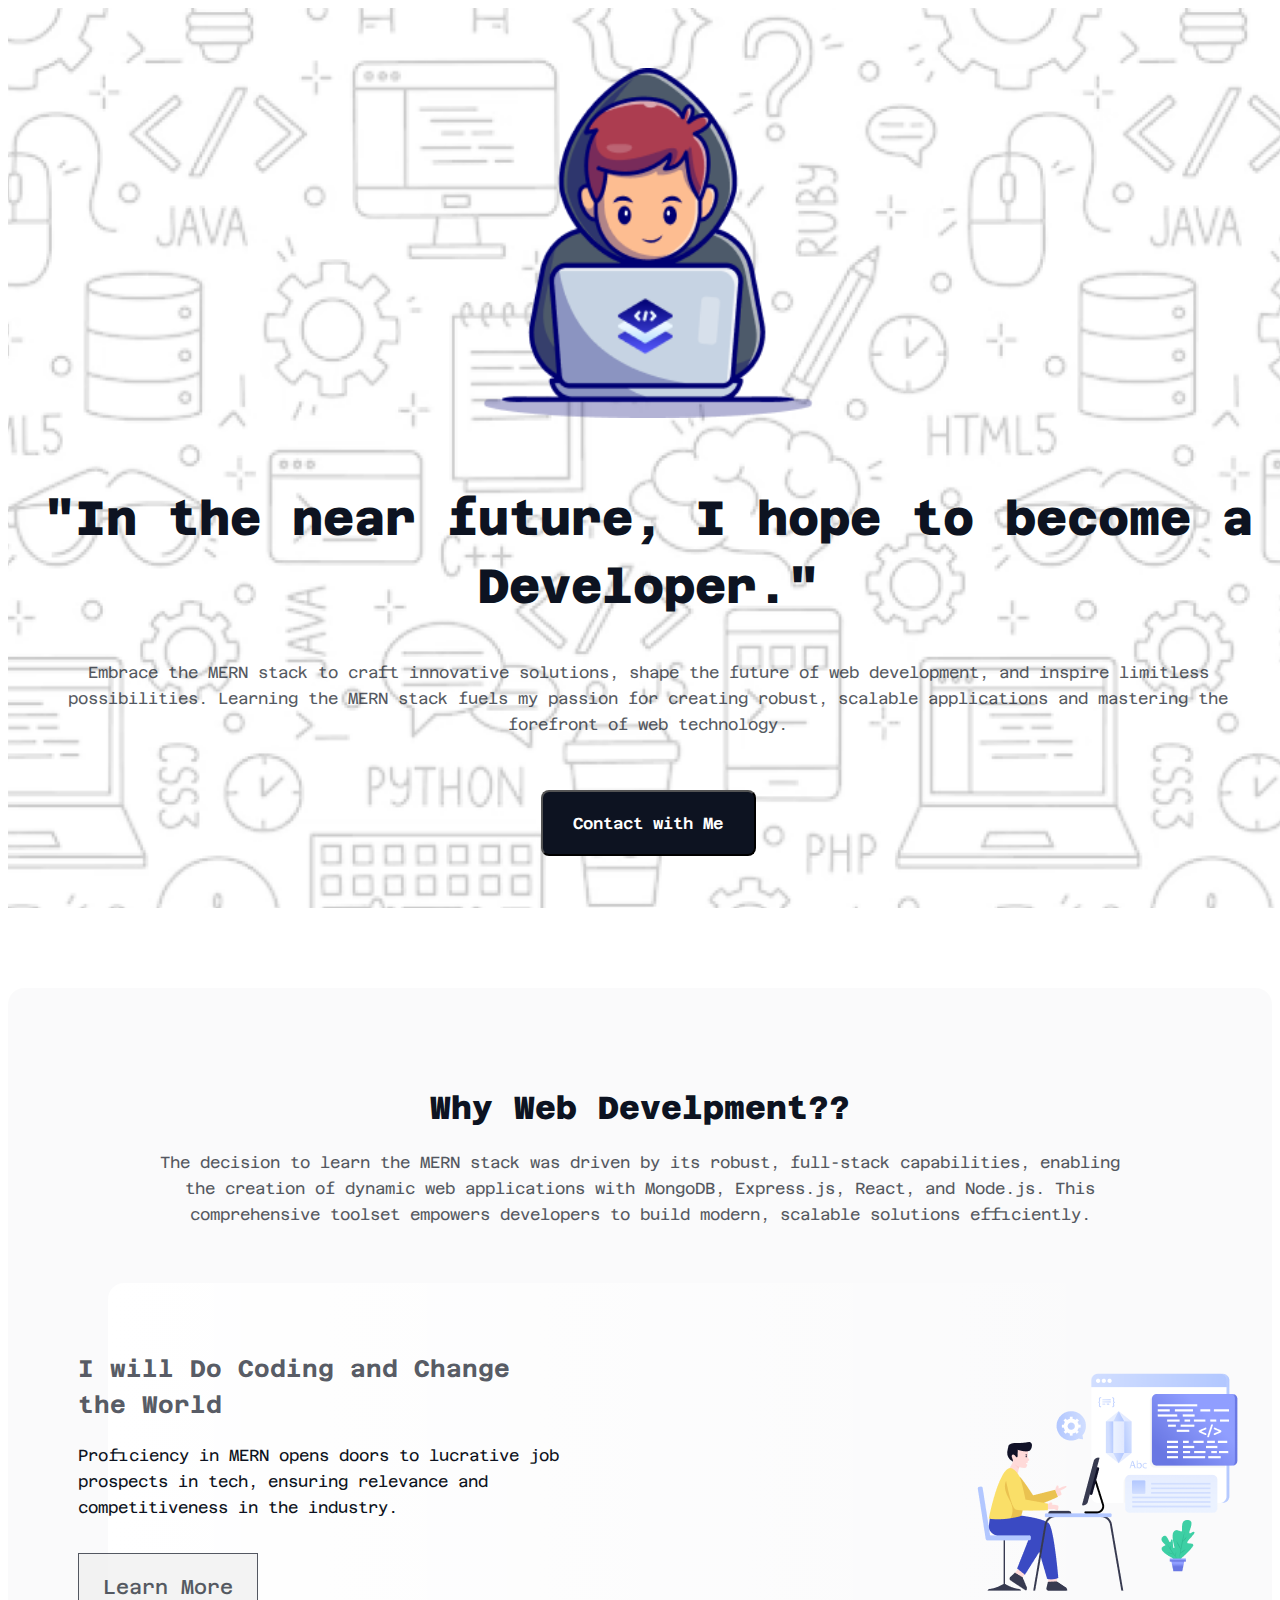
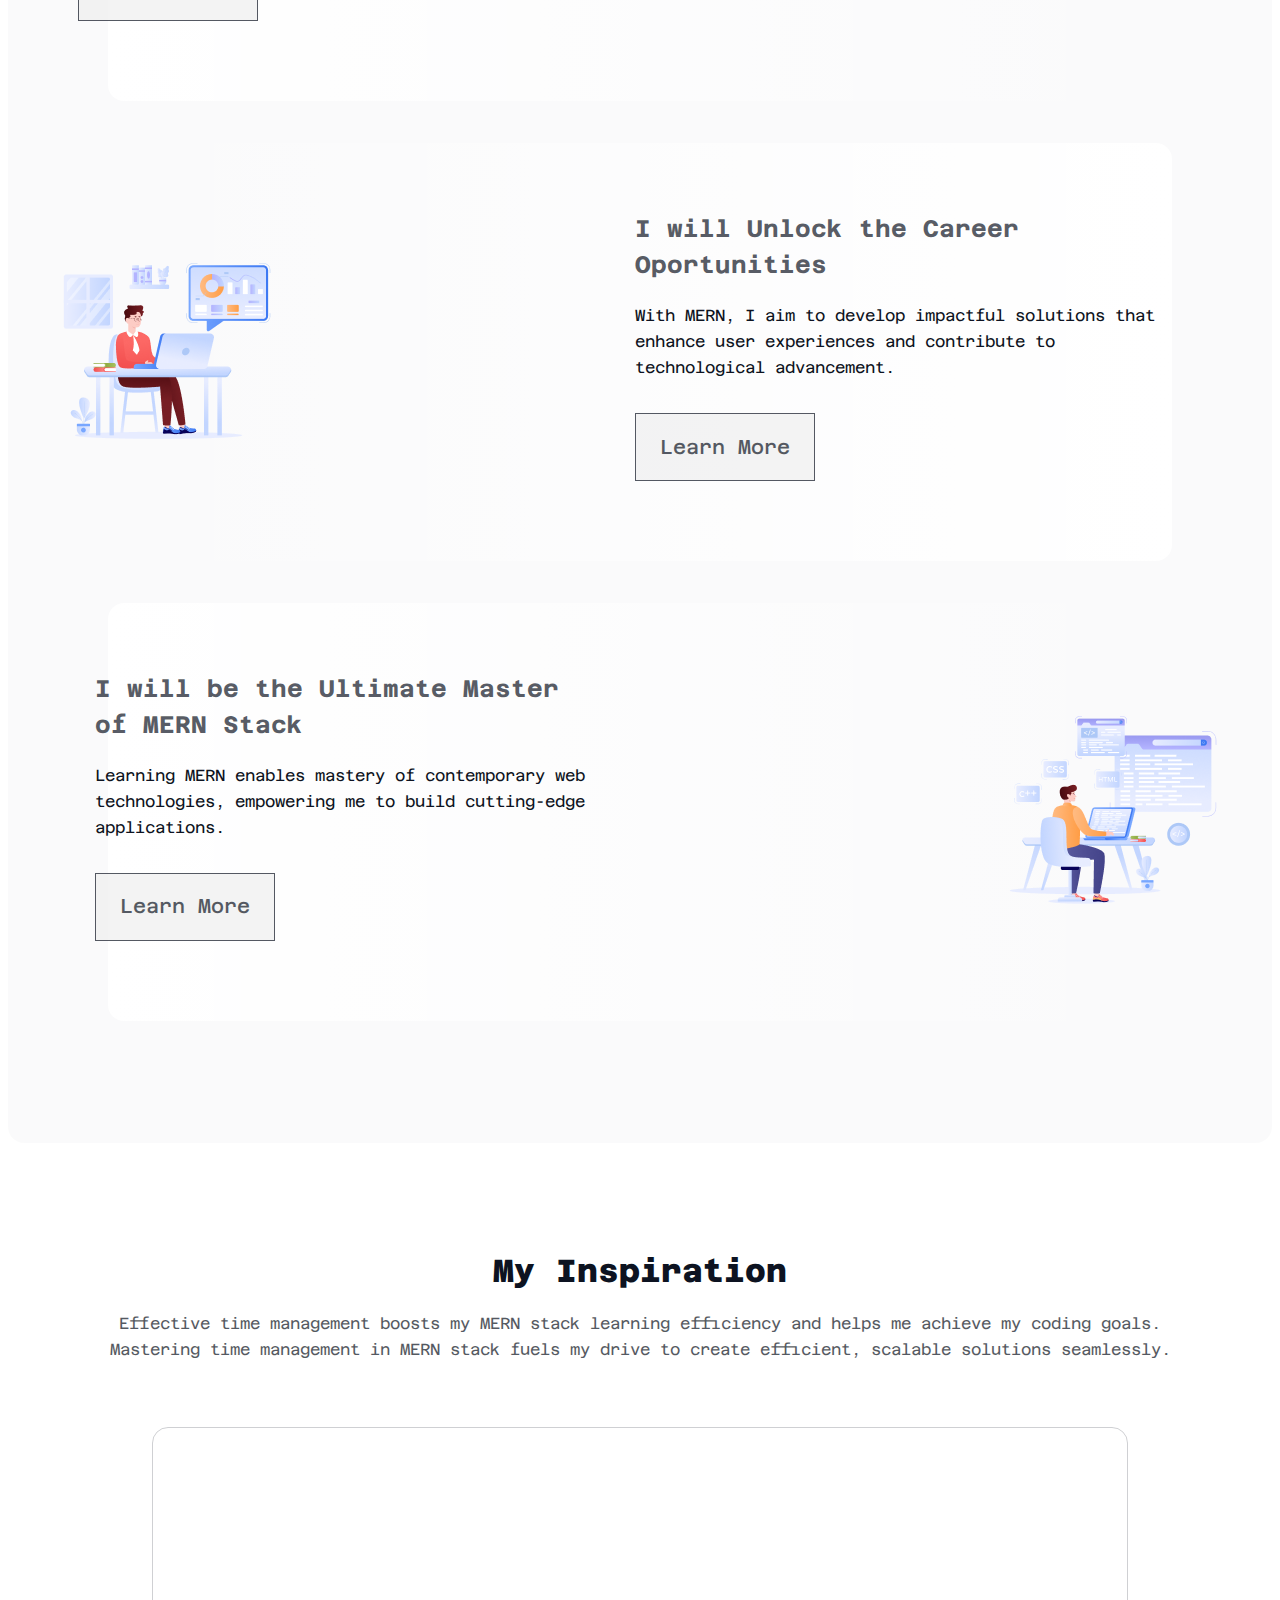
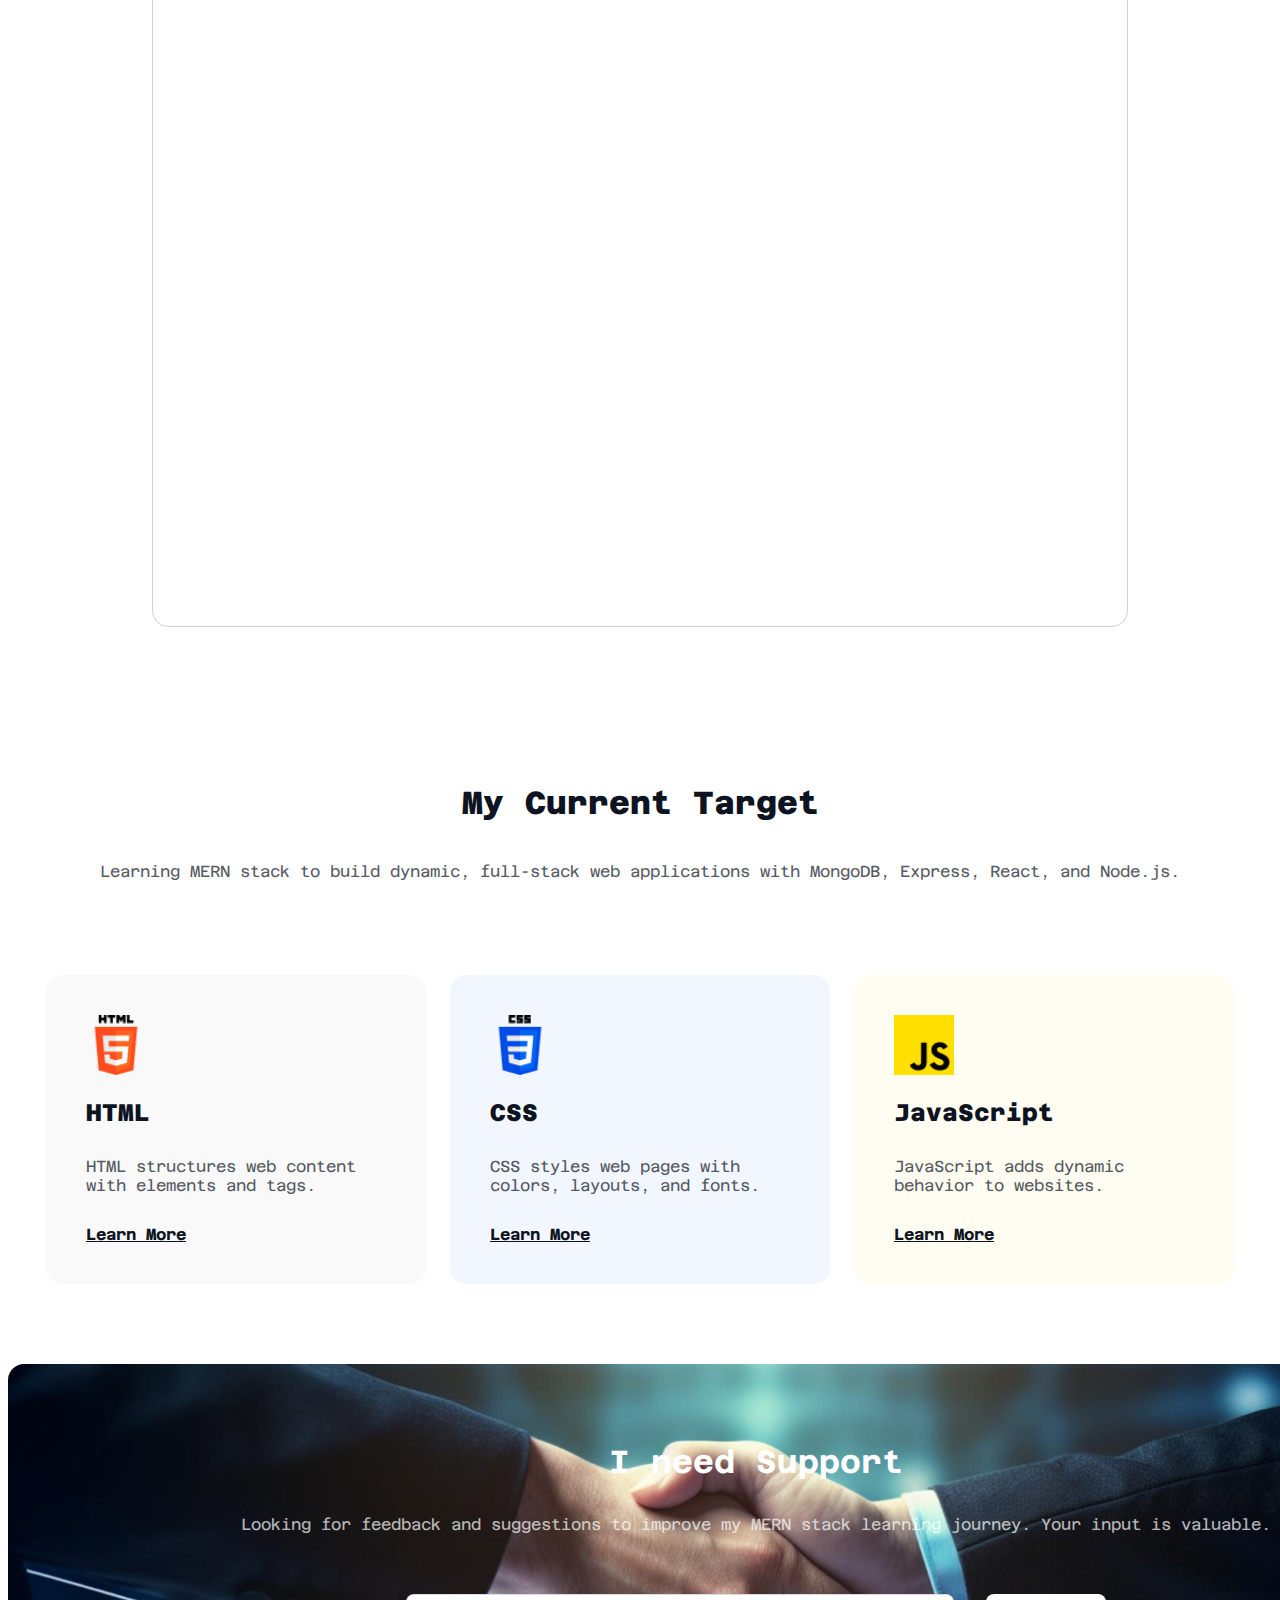
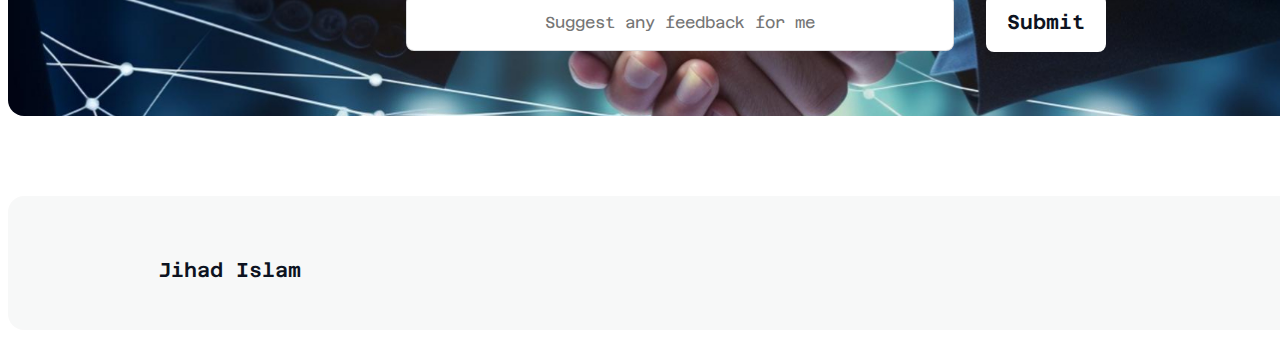
<file: index.html>
<!DOCTYPE html>
<html lang="en">
  <head>
    <meta charset="UTF-8" />
    <meta name="viewport" content="width=device-width, initial-scale=1.0" />
    <title>Assignment</title>
    <link rel="stylesheet" href="styles/index.css" />
  </head>
  <body>
    <header>
      <section class="hero">
        <div class="group">
          <img id="img1" src="assets/Group.png" alt="" />
        </div>

        <div class="first">
          <h1 class="future">
            "In the near future, I hope to become a Developer."
          </h1>
          <p class="lorem1">
            Embrace the MERN stack to craft innovative solutions, shape the future of web development, and inspire limitless possibilities. Learning the MERN stack fuels my passion for creating robust, scalable applications and mastering the forefront of web technology.
          </p>
        </div>
        <div class="contact">

          <a href="#footer" class="btnmain">

            <button class="btn">Contact with Me</button>
          </a>

        </div>
      </section>
    </header>

    <main>
      <section class="second-page secondary-bg extra">
        <div class="one">
          <h1 class="why">Why Web Develpment??<h1/>
          <p class="lorem2">
            The decision to learn the MERN stack was driven by its robust, full-stack capabilities, enabling the creation of dynamic web applications with MongoDB, Express.js, React, and Node.js. This comprehensive toolset empowers developers to build modern, scalable solutions efficiently.
          </p>
        </div>

        <div id="first-card">
          <div class="card1">
            <div class="description">
              <h2 class="card-head">I will Do Coding and Change the World</h2>
              <p class="card-description">
                Proficiency in MERN opens doors to lucrative job prospects in tech, ensuring relevance and competitiveness in the industry.
              </p>
              <a href="https://www.w3schools.com/html" class="btnmain">
                <button class="btn2">Learn More</button>

              </a>
            </div>

            <div class="chobi"><img src="assets/Layer_1.png" alt="" /></div>
          </div>

          <div id="second-card">
            <div class="card2">

              <div class="chobi"><img src="assets/Group 3.png" alt="" /></div>

              <div class="description">
                <h2 class="card-head">I will Unlock the Career Oportunities</h2>
                <p class="card-description">
                  With MERN, I aim to develop impactful solutions that enhance user experiences and contribute to technological advancement.
                </p>
                <a href="https://www.w3schools.com/html" class="btnmain">
                  <button class="btn2">Learn More</button>
  
                </a>
              </div>
  
              
            </div>

          <div id="third-card">
          <div class="card1">
            <div class="description">
              <h2 class="card-head">I will be the Ultimate Master of MERN Stack</h2>
              <p class="card-description">
                Learning MERN enables mastery of contemporary web technologies, empowering me to build cutting-edge applications.
              </p>
              <a href="https://www.w3schools.com/html" class="btnmain">
                <button class="btn2">Learn More</button>

              </a>
            </div>

            <div class="chobi"><img src="assets/Group 4.png" alt="" /></div>
          </div>
        </div>
      </section>

      <section class="inspiration">
        <div>
          <h1 class="inspiration-head">My Inspiration</h1>
          <p class="inspiration-description">Effective time management boosts my MERN stack learning efficiency and helps me achieve my coding goals. Mastering time management in MERN stack fuels my drive to create efficient, scalable solutions seamlessly.</p>
        </div>

        <div  class="video">          
          <iframe 
          width="1500" height="700" src="https://www.youtube.com/embed/w-nCqpKpQjg?si=Xsr78OotRb49vziZ" title="YouTube video player" frameborder="0" allow="accelerometer; autoplay; clipboard-write; encrypted-media; gyroscope; picture-in-picture; web-share" referrerpolicy="strict-origin-when-cross-origin" allowfullscreen></iframe>
        </div>
      </section>
    

      <section>
        
        <div class="inspiration">
          <h1 class="inspiration-head">My Current Target</h1>
          <p class="inspiration-description">Learning MERN stack to build dynamic, full-stack web applications with MongoDB, Express, React, and Node.js.</p>
        </div>
      
        <div class="cards">
          <div class="one-card">
            <img src="assets/html.png" alt="">
          <h3 class="cards-head">HTML</h3>
          <p class="cards-des">HTML structures web content with elements and tags.</p>
          
          <nav>

            <a href="https://www.w3schools.com/html/">Learn More</a>

          </nav>
        </div>
         
        <div class="one-card bg2">
          <img src="assets/css.png" alt="">
        <h3 class="cards-head">CSS</h3>
        <p class="cards-des">CSS styles web pages with colors, layouts, and fonts.</p>
        
        <nav>

          <a href="https://www.w3schools.com/w3css/defaulT.asp">Learn More</a>

        </nav>
      </div>
        
      <div class="one-card bg3">
        <img src="assets/js.png" alt="">
      <h3 class="cards-head">JavaScript</h3>
      <p class="cards-des">JavaScript adds dynamic behavior to websites.</p>
      
      <nav>

        <a href="https://www.w3schools.com/js/">Learn More</a>

      </nav>
    </div>
        </div>
      
      </section>

      <section class="footbg">

        <div class="footdiv">

          <h1 class="footh">I need Support</h1>
          <p class="footp">Looking for feedback and suggestions to improve my MERN stack learning journey. Your input is valuable.</p>
        
        </div>
        
        <div class="foot-main">
          <input class="foot-text" type="text" placeholder="Suggest any feedback for me">
          <button class="foot-btn">Submit</button>
        </div>

      </section>
    
    </main>

    <footer class="footerbg" id="footer">
      
      <div class="jihad">
        <p>Jihad Islam</p>
      </div>

      <div class="social-icons">
        <a href="https://www.facebook.com" >
            <img src="assets/facebook.png" alt="">
        </a>
        
        <a href="https://www.github.com" >
            <img src="assets/github.png" alt="">
        </a>
        
        <a href="https://www.linkedin.com" >
            <img src="assets/linkedin-icon 1.png" alt="">
        </a>
    </div>
    

    </footer>
  </body>
</html>
</file>
<file: styles/index.css>
@import url("https://fonts.googleapis.com/css2?family=Azeret+Mono:ital,wght@0,100..900;1,100..900&display=swap");

.hero {
  width: 100vw;
  height: 100vh;

  background-image: url(../assets/Hero-bg.png);
  background-size: cover;
  background-position: center;
}

.group {
  display: flex;
  justify-content: center;
}

#img1 {
  margin-top: 60px;
  margin-bottom: 42px;
}

.group img {
  width: 330px;
  height: 350px;
}

.first {
  display: flex;
  flex-direction: column;
  justify-content: center;
  align-items: center;
}

.future {
  color: rgb(13, 19, 33);
  font-family: Azeret Mono;
  font-size: 48px;
  font-weight: 800;
  line-height: 68px;
  letter-spacing: 0%;
  text-align: center;

  margin: 24px 0px;

  position: static;
  width: 1280px;
  height: 136px;
}

.lorem1 {
  color: rgb(13, 19, 33);
  font-family: Azeret Mono;
  font-size: 16px;
  font-weight: 400;
  line-height: 26px;
  letter-spacing: 0%;
  text-align: center;

  opacity: 0.7;

  position: static;
  width: 1200px;
  height: 52px;
}

.btn {
  position: static;
  width: 215px;
  height: 66px;

  display: flex;
  flex-direction: row;
  justify-content: center;
  align-items: center;
  padding: 21px 24px 21px 24px;

  flex: none;
  order: 1;
  flex-grow: 0;
  margin: 32px 0px;

  border-radius: 8px;
  background: rgb(13, 19, 33);

  color: rgb(255, 255, 255);
  font-family: Azeret Mono;
  font-size: 16px;
  font-weight: 600;
  text-align: center;
  margin: 10px;
  padding: 21px 24px 21px 24px;
}

.contact {
  display: flex;
  justify-content: center;

  margin-top: 52px;
}

/* 2nd page start  */

.secondary-bg {
  border-radius: 16px;
  background: rgba(13, 19, 33, 0.02);
}

.second-page {
  /* eta page er width ........................................... */
  max-width: 1400px;
  margin: 0 auto;

  margin-top: 80px;
}

.extra {
  padding: 80px 100px;
}

.why {
  color: rgb(13, 19, 33);
  font-family: Azeret Mono;
  font-size: 32px;
  font-weight: 800;
  line-height: 37px;

  display: flex;
  justify-content: center;
}

.one {
  margin-right: 47px;
  margin-left: 47px;
  margin-bottom: 55px;
}

.lorem2 {
  color: rgb(13, 19, 33);
  font-family: Azeret Mono;
  font-size: 16px;
  font-weight: 400;
  line-height: 26px;
  text-align: center;

  margin: 24px 0px;

  opacity: 0.7;
}

.card1 {
  display: flex;
  align-items: center;
  justify-content: center;

  gap: 300px;

  border-radius: 16px;

  background: linear-gradient(
    90deg,
    rgb(255, 255, 255),
    rgba(255, 255, 255, 0) 100%
  );

  /* margin-top: 55px; */
  margin-bottom: 42px;
}

.card-head {
  color: rgba(13, 19, 33, 0.7);
  font-family: Azeret Mono;
  font-size: 24px;
  font-weight: 700;
  line-height: 36px;
  text-align: left;

  position: static;
  width: 490px;
  height: 72px;
}

.card-description {
  color: rgb(13, 19, 33);
  font-family: Azeret Mono;
  font-size: 16px;
  font-weight: 400;
  line-height: 26px;
  text-align: left;

  /* position: static; */
  width: 550px;
  /* height: 52px; */
}

.description {
  margin: 48px;
  padding: 0;
}

.btn2 {
  /* Frame 8 */
  position: static;
  width: 180px;
  height: 68px;
  /* Auto layout */
  display: flex;
  flex-direction: row;
  justify-content: center;
  align-items: center;
  padding: 12px 20px 12px 20px;

  /* Inside Auto Layout */
  flex: none;
  order: 1;
  flex-grow: 0;
  margin: 32px 0px;

  box-sizing: border-box;
  border: 1px solid rgb(13, 19, 33);
  opacity: 0.7;

  color: rgb(13, 19, 33);
  font-family: Azeret Mono;
  font-size: 20px;
  font-weight: 500;
  line-height: 23px;
  letter-spacing: 0%;
  text-align: center;
}

.card2 {
  display: flex;
  align-items: center;
  justify-content: center;

  gap: 300px;

  border-radius: 16px;

  background: linear-gradient(
    270deg,
    rgb(255, 255, 255),
    rgba(255, 255, 255, 0) 100%
  );

  margin-bottom: 42px;
}

.inspiration-head {
  color: rgb(13, 19, 33);
  font-family: Azeret Mono;
  font-size: 32px;
  font-weight: 800;
  line-height: 37px;
  letter-spacing: 0%;
  text-align: center;
}

.inspiration-description {
  color: rgb(13, 19, 33);
  font-family: Azeret Mono;
  font-size: 16px;
  font-weight: 400;
  line-height: 26px;
  letter-spacing: 0%;
  text-align: center;

  opacity: 0.7;

  position: static;
  width: 1100px;
  height: 52px;
}

.inspiration {
  display: flex;
  flex-direction: column;
  justify-content: center;
  align-items: center;

  margin: 88px 144px 48px 144px;

  /* width: 900px; */
}

.video {
  /* width: 1076px; */
  /* Frame 14 */
  position: static;
  width: 16 00px;
  height: 800px;
  /* Auto layout */
  display: flex;
  flex-direction: column;
  justify-content: flex-start;
  align-items: flex-start;
  padding: 50px;

  /* Inside Auto Layout */
  flex: none;
  order: 1;
  align-self: stretch;
  flex-grow: 0;
  margin: 48px 0px;

  box-sizing: border-box;
  border: 1px solid rgba(13, 19, 33, 0.2);
  border-radius: 16px;

  overflow: hidden;

  /* border-radius: 16px; */
}

.video iframe {
  width: 100%;
  height: 100%;
  border: none;
  border-radius: 20px;
}

/* third start  */

nav a {
  color: rgb(13, 19, 33);
  font-family: Azeret Mono;
  font-size: 16px;
  font-weight: 700;
  text-decoration-line: underline;
}

.cards {
  display: flex;
  justify-content: center;
  gap: 24px;
}

.one-card {
  background-color: #f9f9f9;
  border-radius: 16px;
  padding: 40px;
  text-align: left;
  width: 300px;
}

.one-card img {
  width: 60px;
  height: auto;
  margin-bottom: 20px;
}

.cards-head {
  color: rgb(13, 19, 33);
  font-family: Azeret Mono;
  font-size: 24px;
  font-weight: 800;

  margin-bottom: 20px;
  margin-top: 0px;
}

.cards-des {
  color: rgb(13, 19, 33);
  font-family: Azeret Mono;
  font-size: 16px;
  font-weight: 400;

  opacity: 0.7;

  margin: 30px 0px;
}

.bg2 {
  background: rgba(0, 76, 232, 0.05);
}

.bg3 {
  background: rgba(255, 223, 0, 0.05);
}

/* footer start  */

.footbg {
  background-image: url(../assets/handshake.jpg);
  background-position: center;

  /* Frame 8 */
  position: relative;
  /* width: 100%; */
  width: 1400px;

  margin: 80px auto;
  background-size: cover;

  display: flex;
  flex-direction: column;
  justify-content: center;
  /* align-items: flex-start; */
  padding: 64px 48px 64px 48px;

  border-radius: 16px;

  background: rgba(0, 0, 0, 0.2), rgba(0, 0, 0, 0.2), rgba(0, 0, 0, 0.2),
    url(Email);
}

.footh {
  color: rgb(255, 255, 255);
  font-family: Azeret Mono;
  font-size: 32px;
  font-weight: 700;
  line-height: 36px;
  letter-spacing: 0%;
  text-align: center;

  /* display: flex;
  flex-direction: column;
  justify-content: center;
  align-items: center; */
  margin: 16px 0px;
}

.footp {
  color: rgb(255, 255, 255);
  font-family: Azeret Mono;
  font-size: 16px;
  font-weight: 400;
  line-height: 26px;
  letter-spacing: 0%;
  text-align: center;

  opacity: 0.7;
}

.footdiv {
  display: flex;
  justify-content: center;
  align-items: center;
  flex-direction: column;
}

.foot-text {
  box-sizing: border-box;
  border: 1px solid rgba(13, 19, 33, 0.15);
  border-radius: 8px;

  background: rgb(255, 255, 255);

  /* Frame 7 */
  position: static;
  width: 548px;
  height: 57px;
  /* Auto layout */
  display: flex;
  flex-direction: row;
  justify-content: flex-start;
  align-items: center;
  padding: 19px 20px 19px 20px;

  /* Inside Auto Layout */
  flex: none;
  order: 0;
  flex-grow: 0;
  margin: 0px 16px;

  color: rgba(13, 19, 33, 0.4);
  font-family: Azeret Mono;
  font-size: 16px;
  font-weight: 400;
  line-height: 19px;
  letter-spacing: 0%;
  text-align: center;
}

.foot-btn {
  /* Frame 8 */
  position: static;
  width: 120px;
  height: 58px;
  /* Auto layout */
  display: flex;
  flex-direction: row;
  justify-content: center;
  align-items: center;
  padding: 17px 20px 17px 20px;

  /* Inside Auto Layout */
  flex: none;
  order: 1;
  flex-grow: 0;
  margin: 0px 16px;

  border-radius: 8px;

  background: rgb(255, 255, 255);
  border: none;

  color: rgb(13, 19, 33);
  font-family: Azeret Mono;
  font-size: 20px;
  font-weight: 600;
  line-height: 23px;
  letter-spacing: 0%;
  text-align: center;
}

.foot-main {
  display: flex;
  justify-content: center;
  align-items: center;

  margin-top: 40px;
}

/* footer  */

.footerbg {
  display: flex;
  justify-content: space-between;
  width: 1600px;
  height: 70px;

  padding: 32px 150px 32px 150px;

  border-radius: 16px;

  background: rgba(13, 19, 33, 0.03);

  margin: 0;
}

.social-icons {
  display: flex;
  justify-content: flex-end;
  align-items: center;
  gap: 20px;

  margin-top: 20px;
}

.btnmain {
  text-decoration: none;
  cursor: pointer;
}

.jihad {
  color: rgb(13, 19, 33);
  font-family: Azeret Mono;
  font-size: 20px;
  font-weight: 600;

  margin-top: 10px;
}
</file>
